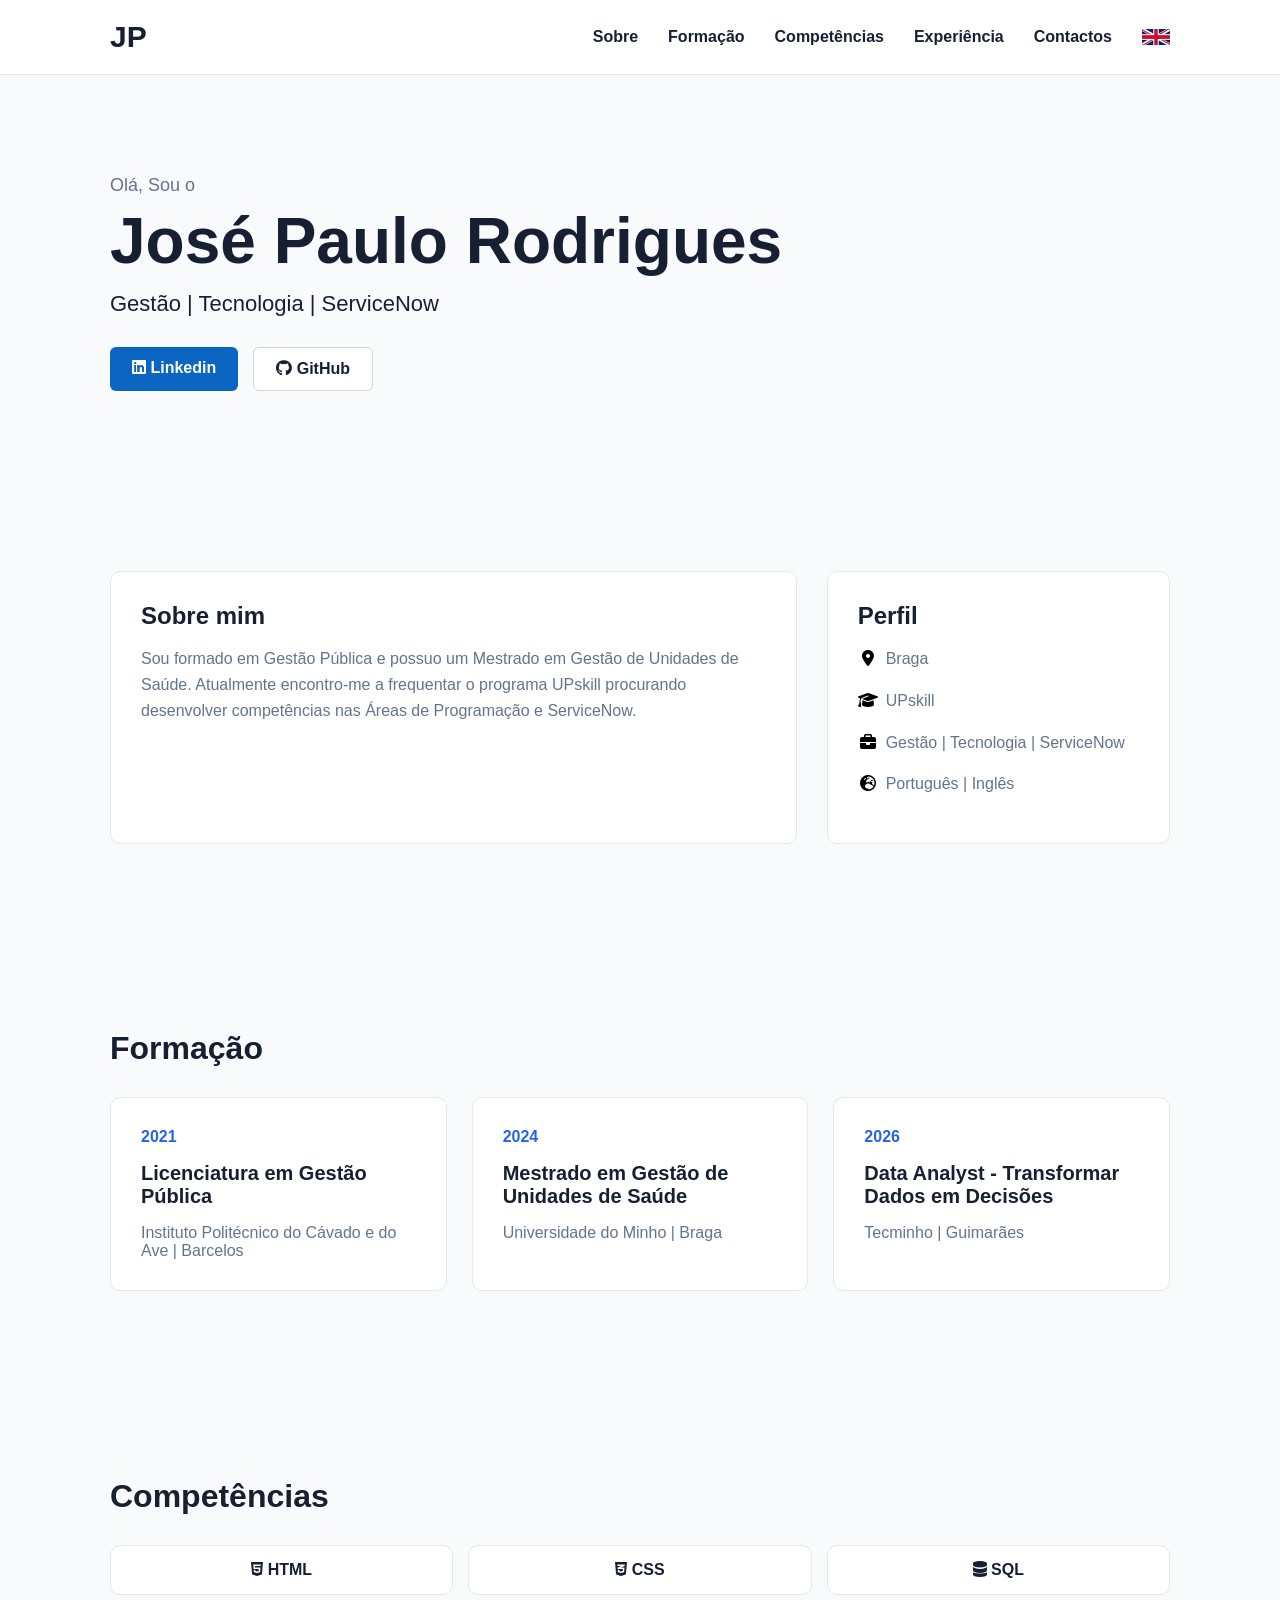
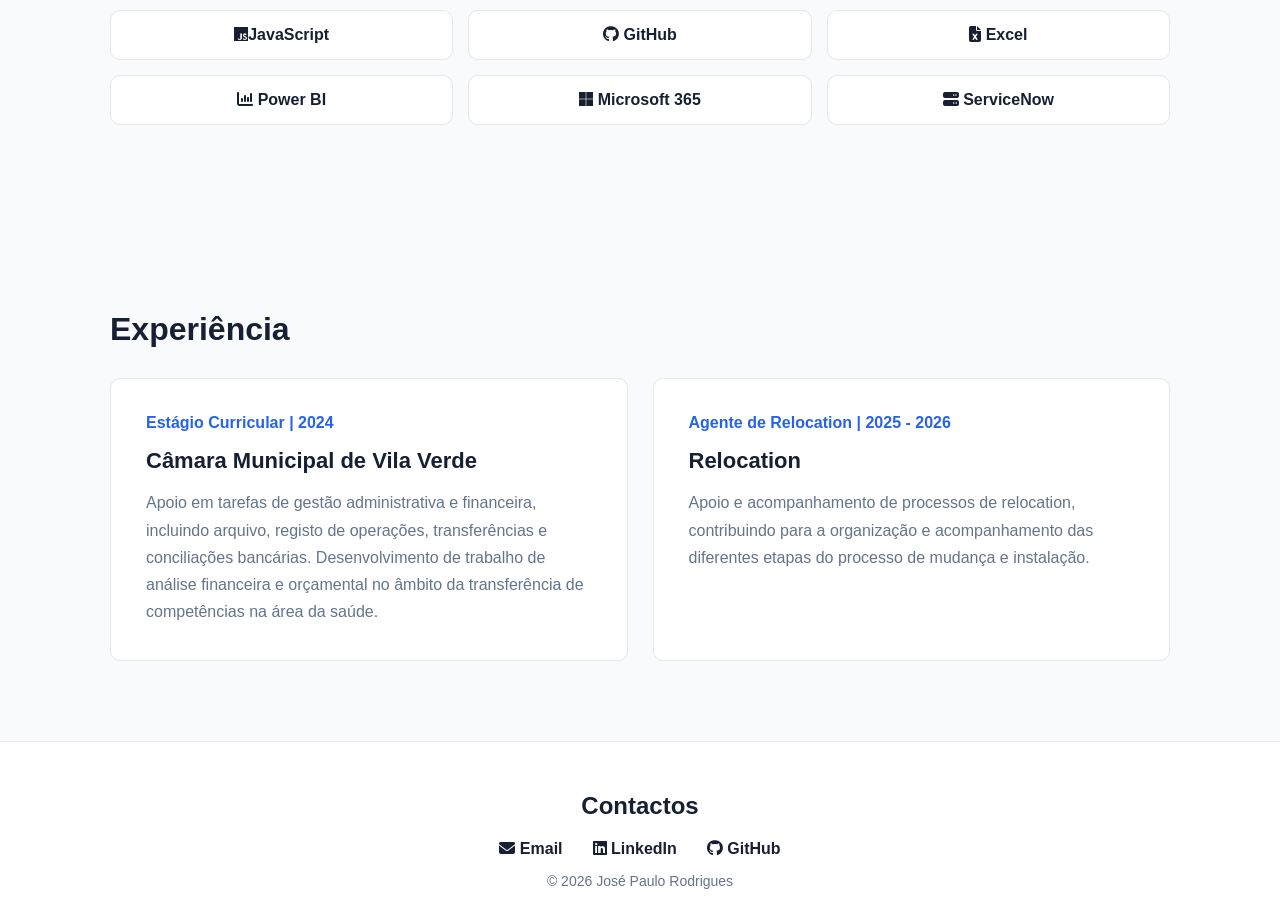
<file: index.html>
<!DOCTYPE html>
<html lang="pt-pt">
<head>
    <meta charset="UTF-8">
    <meta name="viewport" content="width=device-width, initial-scale=1.0">

    <title> Currículo | José Paulo Rodrigues </title>
    
    <link rel="stylesheet" href="style.css">
    <link rel="stylesheet" href="https://cdnjs.cloudflare.com/ajax/libs/font-awesome/6.7.2/css/all.min.css">

</head>

<body>


<header>

    <nav> <!-- navegação -->
      

        <a href="#inicio">JP</a>

        <input type="checkbox" id="menu-toggle">

        <label for="menu-toggle" class="menu-icon">
            <i class="fa-solid fa-bars"></i>
        </label>

        <div class="menu">

            <a href="#sobre">Sobre</a>
            <a href="#formacao">Formação</a>
            <a href="#competencias">Competências</a>
            <a href="#experiencia">Experiência</a>
            <a href="#contactos">Contactos</a>

            <a href="English.html">
                <img src="transferir (1).png" alt="English">
            </a>

        </div>


    </nav>

</header>
    

<main>
   
<section id="inicio">

    <p>Olá, Sou o</p>

    <h1>José Paulo Rodrigues</h1>

    <p>Gestão | Tecnologia | ServiceNow</p>

    <div>
        <a href="https://www.linkedin.com/in/paulo-rodrigues-025844233/" target="_blank">
            <i class="fa-brands fa-linkedin"></i>
            Linkedin
        </a>

        <a href="https://github.com/josepaulorodrigues111-dotcom" target="_blank">
            <i class="fa-brands fa-github"></i>
            GitHub
        </a>
    </div>

</section>

<!-- sobre -->

<section id="sobre">  
      

    <div>
        <h2>Sobre mim</h2>

        <p>
            Sou formado em Gestão Pública e possuo um Mestrado em Gestão de Unidades de Saúde.
            Atualmente encontro-me a frequentar o programa UPskill procurando desenvolver
            competências nas Áreas de Programação e ServiceNow.
        </p>
    </div>

    <div>
        <h2>Perfil</h2>

        <p><i class="fa-solid fa-location-dot"></i>Braga</p>
        <p><i class="fa-solid fa-graduation-cap"></i>UPskill</p>
        <p><i class="fa-solid fa-briefcase"></i>Gestão | Tecnologia | ServiceNow</p>
        <p><i class="fa-solid fa-earth-europe"></i>Português | Inglês</p>
    </div>

</section>

<!-- Formação -->

<section id="formacao">  

    <h2>Formação</h2>

    <div>

        <article>
            <p>2021</p>
            <h3>Licenciatura em Gestão Pública</h3>
            <p>Instituto Politécnico do Cávado e do Ave | Barcelos</p>
        </article>

        <article>
            <p>2024</p>
            <h3>Mestrado em Gestão de Unidades de Saúde</h3>
            <p>Universidade do Minho | Braga</p>
        </article>

        <article>
            <p>2026</p>
            <h3>Data Analyst - Transformar Dados em Decisões</h3>
            <p>Tecminho | Guimarães </p>
        </article>

    </div>

</section>

  <!-- Competencias -->

 <section id="competencias">  
      
    <h2>Competências</h2>

        <div>

        
            <span><i class="fa-brands fa-html5"></i> HTML</span>

            <span><i class="fa-brands fa-css3-alt"></i> CSS</span>

            <span><i class="fa-solid fa-database"></i> SQL</span>

            <span><i class="fa-brands fa-js"></i>JavaScript</span>

            <span><i class="fa-brands fa-github"></i> GitHub</span>

            <span><i class="fa-solid fa-file-excel"></i> Excel</span>

            <span><i class="fa-solid fa-chart-column"></i> Power BI</span>

            <span><i class="fa-brands fa-microsoft"></i> Microsoft 365</span>

            <span><i class="fa-solid fa-server"></i> ServiceNow</span>


        
        </div>

 </section>


<section id="experiencia">
    <h2>Experiência</h2>

    <div>
        <article>
            <p>Estágio Curricular  | 2024</p>
            <h3>Câmara Municipal de Vila Verde</h3>
            <p>
                Apoio em tarefas de gestão administrativa e financeira, incluindo
                arquivo, registo de operações, transferências e conciliações bancárias.
                Desenvolvimento de trabalho de análise financeira e orçamental no âmbito
                da transferência de competências na área da saúde.
            </p>
        </article>

        <article>
            <p>Agente de Relocation | 2025 - 2026</p>
            <h3>Relocation</h3>
            <p>
                Apoio e acompanhamento de processos de relocation, contribuindo para
                a organização e acompanhamento das diferentes etapas do processo de
                mudança e instalação.
            </p>
        </article>
    </div>
</section>


</main>

<footer id="contactos">

    <h2>Contactos</h2>

    <div>
        <a href="mailto:josepaulorodrigues111@gmail.com">
             <i class="fa-solid fa-envelope"></i>
             Email
        </a>
        <a href="https://www.linkedin.com/in/paulo-rodrigues-025844233/">
            <i class="fa-brands fa-linkedin"></i>
            LinkedIn
        </a>

        <a href="https://github.com/josepaulorodrigues111-dotcom">
            <i class="fa-brands fa-github"></i>
            GitHub
        </a>
    </div>

    <p>© 2026 José Paulo Rodrigues</p>

</footer>

</body>
</html>
</file>
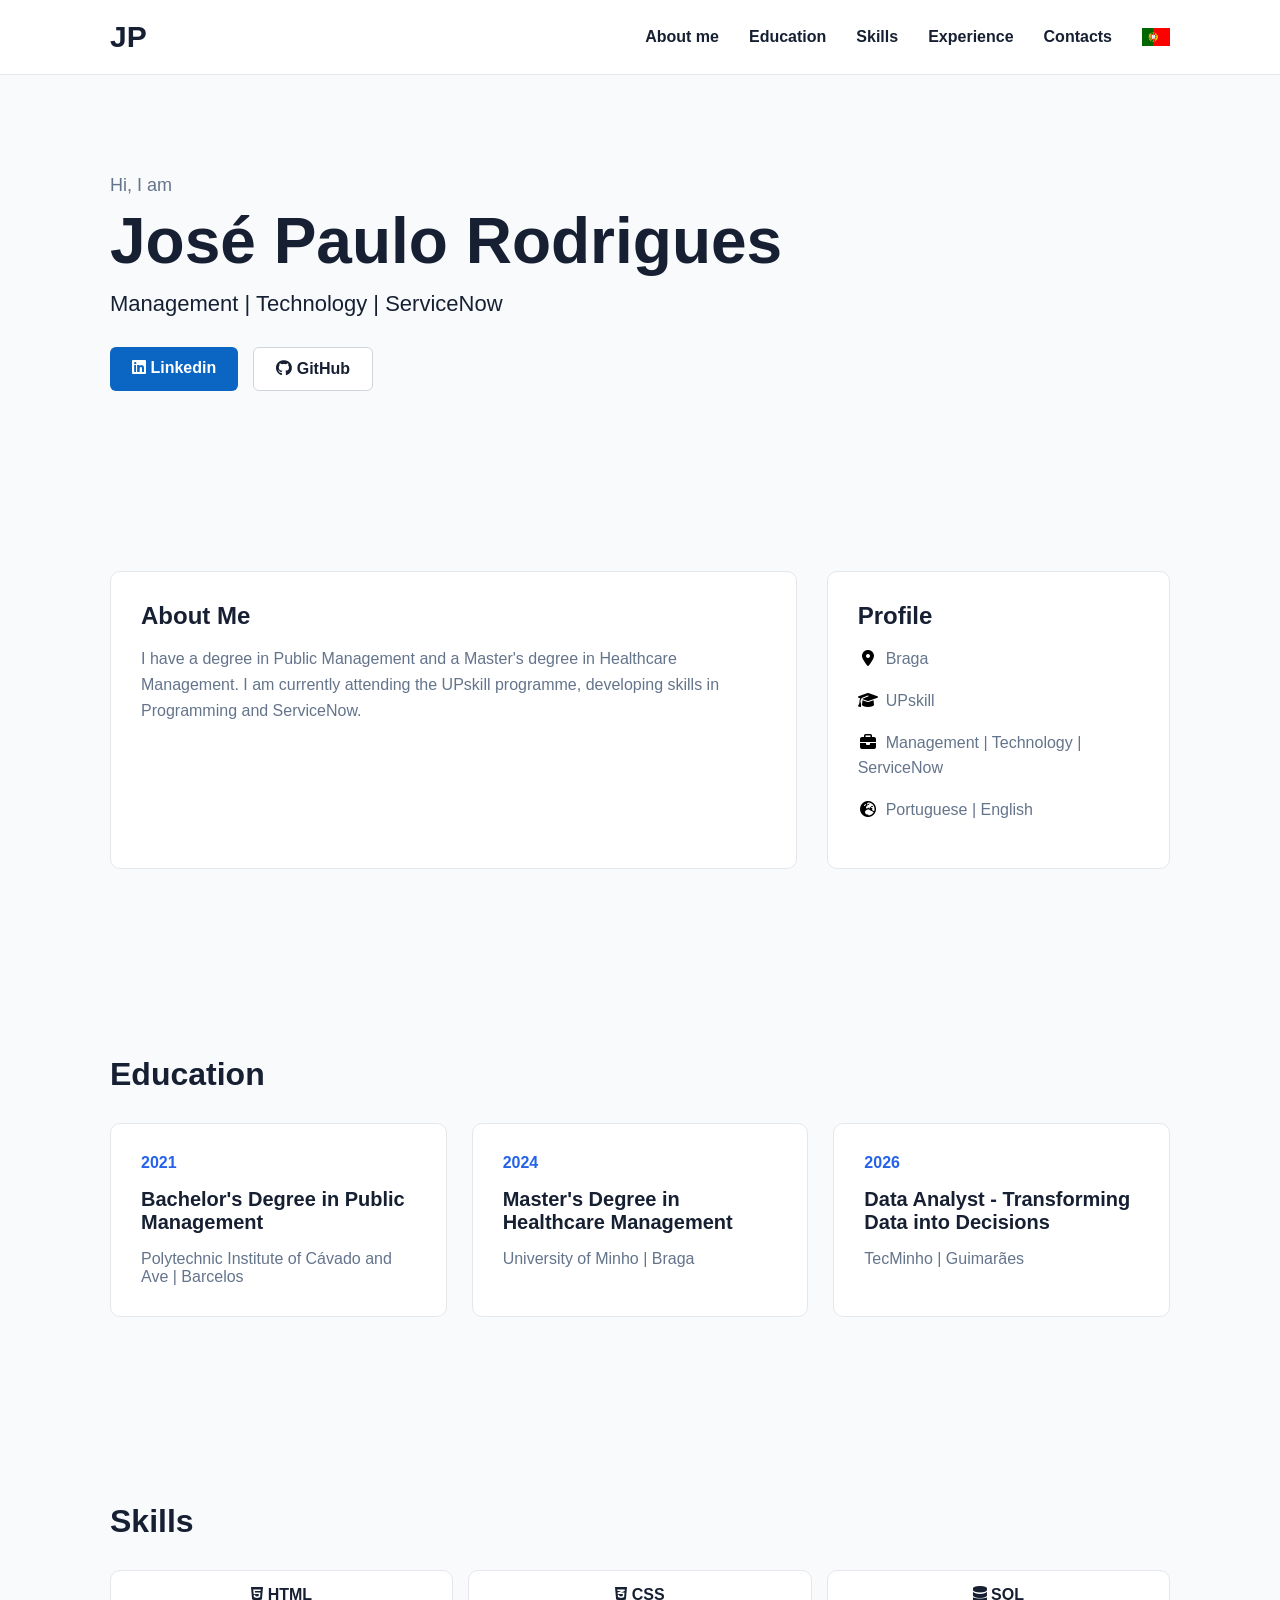
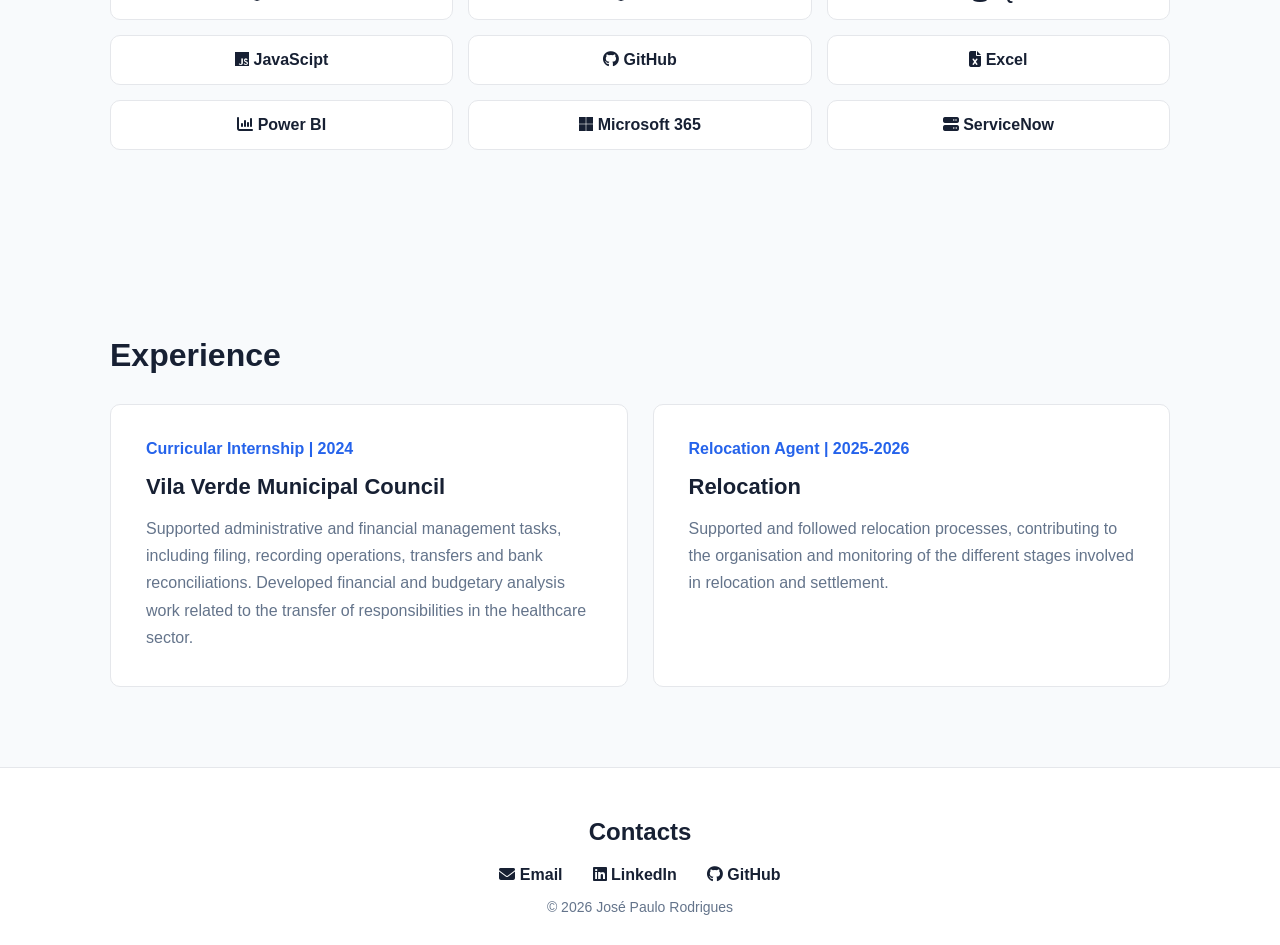
<file: English.html>
<!DOCTYPE html>
<html lang="en">
<head>
    <meta charset="UTF-8">
    <meta name="viewport" content="width=device-width, initial-scale=1.0">

    <title>Curriculum | José Paulo Rodrigues</title>

    <link rel="stylesheet" href="style.css">
    <link rel="stylesheet" href="https://cdnjs.cloudflare.com/ajax/libs/font-awesome/6.7.2/css/all.min.css">

</head>

<body>

    <header>

<nav>

    <a href="#inicio">JP</a>

    <input type="checkbox" id="menu-toggle">

    <label for="menu-toggle" class="menu-icon">
        <i class="fa-solid fa-bars"></i>
    </label>

    <div class="menu">

        <a href="#sobre">About me</a>
        <a href="#formacao">Education</a>
        <a href="#competencias">Skills</a>
        <a href="#experiencia">Experience</a>
        <a href="#contactos">Contacts</a>

        <a href="index.html">
            <img src="transferir.png" alt="English">
        </a>

    </div>

</nav>

    </header>

    <main>

        <section id="inicio"> <!-- Introduction -->

            <p>Hi, I am</p>

            <h1>José Paulo Rodrigues</h1>

            <p>Management | Technology | ServiceNow</p>

             <div>
                <a href="https://www.linkedin.com/in/paulo-rodrigues-025844233/" target="_blank">
                <i class="fa-brands fa-linkedin"></i>
                Linkedin
                </a>

                <a href="https://github.com/josepaulorodrigues111-dotcom" target="_blank">
                <i class="fa-brands fa-github"></i>
                GitHub
                </a>
    </div>

        </section>


        <!-- About -->

        <section id="sobre">

            <div>
                <h2>About Me</h2>

                <p>
                    I have a degree in Public Management and a Master's degree in
                    Healthcare Management. I am currently attending the UPskill
                    programme, developing skills in Programming and ServiceNow.
                </p>
            </div>

            <div>
                 <h2>Profile</h2>

                    <p><i class="fa-solid fa-location-dot"></i>Braga</p>
                    <p><i class="fa-solid fa-graduation-cap"></i>UPskill</p>
                    <p><i class="fa-solid fa-briefcase"></i>Management | Technology | ServiceNow</p>
                    <p><i class="fa-solid fa-earth-europe"></i>Portuguese | English</p>

            </div>

        </section>


        <!-- Education -->

        <section id="formacao">

            <h2>Education</h2>

            <div>

                <article>
                    <p>2021</p>
                    <h3>Bachelor's Degree in Public Management</h3>
                    <p>Polytechnic Institute of Cávado and Ave | Barcelos</p>
                </article>

                <article>
                    <p>2024</p>
                    <h3>Master's Degree in Healthcare Management</h3>
                    <p>University of Minho | Braga</p>
                </article>

                <article>
                    <p>2026</p>
                    <h3>Data Analyst - Transforming Data into Decisions</h3>
                    <p>TecMinho | Guimarães</p>
                </article>

            </div>

        </section>


        <!-- Skills -->

        <section id="competencias">

            <h2>Skills</h2>

            <div>

            <span><i class="fa-brands fa-html5"></i> HTML</span>

            <span><i class="fa-brands fa-css3-alt"></i> CSS</span>

            <span><i class="fa-solid fa-database"></i> SQL</span>

            <span><i class="fa-brands fa-js"></i> JavaScipt</span>

            <span><i class="fa-brands fa-github"></i> GitHub</span>

            <span><i class="fa-solid fa-file-excel"></i> Excel</span>

            <span><i class="fa-solid fa-chart-column"></i> Power BI</span>

            <span><i class="fa-brands fa-microsoft"></i> Microsoft 365</span>

            <span><i class="fa-solid fa-server"></i> ServiceNow</span>
               
                

            </div>

        </section>


        <!-- Experience -->

        <section id="experiencia">

            <h2>Experience</h2>

            <div>

                <article>
                    <p>Curricular Internship | 2024</p>
                    <h3>Vila Verde Municipal Council</h3>

                    <p>
                        Supported administrative and financial management tasks,
                        including filing, recording operations, transfers and
                        bank reconciliations. Developed financial and budgetary
                        analysis work related to the transfer of responsibilities
                        in the healthcare sector.
                    </p>
                </article>

                <article>
                    <p>Relocation Agent | 2025-2026</p>
                    <h3>Relocation</h3>

                    <p>
                        Supported and followed relocation processes, contributing
                        to the organisation and monitoring of the different stages
                        involved in relocation and settlement.
                    </p>
                </article>

            </div>

        </section>

    </main>


    <footer id="contactos">

        <h2>Contacts</h2>

       <div>
        <a href="mailto:josepaulorodrigues111@gmail.com">
             <i class="fa-solid fa-envelope"></i>
             Email
        </a>
        <a href="https://www.linkedin.com/in/paulo-rodrigues-025844233/">
            <i class="fa-brands fa-linkedin"></i>
            LinkedIn
        </a>

        <a href="https://github.com/josepaulorodrigues111-dotcom">
            <i class="fa-brands fa-github"></i>
            GitHub
        </a>
    </div>

        <p>© 2026 José Paulo Rodrigues</p>

    </footer>

</body>
</html>
</file>
<file: style.css>
/* CONFIGURAÇÕES GERAIS */

* {
    box-sizing: border-box;
}

html {
    scroll-behavior: smooth;
}

body {
    margin: 0;
    font-family: Arial, sans-serif;
    background-color: #f8fafc;
    color: #172033;
}


/* HEADER */

header {
    background-color: white;
    border-bottom: 1px solid #e5e7eb;
}

nav {
    width: 100%;
    max-width: 1100px;
    margin: auto;
    padding: 20px;

    display: flex;
    justify-content: space-between;
    align-items: center;
}

nav > a {
    color: #172033;
    font-size: 30px;
    text-decoration: none;
    font-weight: 700;
}

nav > a:hover{
    color: #2563eb;
}
nav .menu {
    display: flex;
    gap: 30px;
    align-items: center;
}

nav div a {
    color: #172033;
    text-decoration: none;
    font-weight: 600;
}

nav div a:hover {
    color: #2563eb;
}

nav div img {
    width: 28px;
    height: auto;
    display: block;
}

nav div a:last-child img {
    transition: transform 0.2s;
}

nav div a:last-child img:hover {
    transform: scale(1.1);
}


/* MENU HAMBURGER */

#menu-toggle {
    display: none;
}

.menu-icon {
    display: none;
}


/* INÍCIO */

#inicio {
    width: 100%;
    max-width: 1100px;
    margin: auto;
    padding: 100px 20px;
}

#inicio > p:first-child {
    font-size: 18px;
    margin: 0 0 10px;
    color: #64748b;
}

#inicio h1 {
    font-size: clamp(42px, 6vw, 64px);
    margin: 0;
    line-height: 1.1;
}

#inicio h1 + p {
    font-size: 22px;
    color: #172033;
    margin: 15px 0 30px;
}

#inicio div {
    display: flex;
    gap: 15px;
    flex-wrap: wrap;
}

#inicio div a {
    text-decoration: none;
    padding: 12px 22px;
    border-radius: 6px;
    font-weight: 600;
}


/* LINKEDIN */

#inicio div a:first-child {
    background-color: #0A66C2;
    color: white;
}

#inicio div a:first-child:hover {
    background-color: #004182;
    color: white;
}


/* GITHUB */

#inicio div a:last-child {
    background-color: white;
    color: #172033;
    border: 1px solid #d1d5db;
}

#inicio div a:last-child:hover {
    border-color: #2563eb;
    color: #2563eb;
}


/* SOBRE MIM / PERFIL */

#sobre {
    width: 100%;
    max-width: 1100px;
    margin: auto;
    padding: 80px 20px;

    display: grid;
    grid-template-columns: 2fr 1fr;
    gap: 30px;
}

#sobre > div {
    background-color: white;
    padding: 30px;
    border: 1px solid #e5e7eb;
    border-radius: 10px;
}

#sobre h2 {
    margin-top: 0;
    font-size: 24px;
    margin-bottom: 15px;
}

#sobre p {
    color: #64748b;
    line-height: 1.6;
}

#sobre i {
    display: inline-block;
    width: 20px;
    margin-right: 8px;
    text-align: center;
    color: black;
}


/* FORMAÇÃO */

#formacao {
    width: 100%;
    max-width: 1100px;
    margin: auto;
    padding: 80px 20px;
}

#formacao > h2 {
    font-size: 32px;
    margin-bottom: 30px;
}

#formacao > div {
    display: grid;
    grid-template-columns: repeat(auto-fit, minmax(250px, 1fr));
    gap: 25px;
}

#formacao article {
    background-color: white;
    padding: 30px;
    border: 1px solid #e5e7eb;
    border-radius: 10px;
}

#formacao article p:first-child {
    color: #2563eb;
    font-weight: 600;
    margin-top: 0;
}

#formacao article h3 {
    font-size: 20px;
    margin: 10px 0;
}

#formacao article p:last-child {
    color: #64748b;
    margin-bottom: 0;
}


/* COMPETÊNCIAS */

#competencias {
    width: 100%;
    max-width: 1100px;
    margin: auto;
    padding: 80px 20px;
}

#competencias > h2 {
    font-size: 32px;
    margin-bottom: 30px;
}

#competencias > div {
    display: grid;
    grid-template-columns: repeat(3, 1fr);
    gap: 15px;
}

#competencias span {
    background-color: white;
    color: #172033;
    padding: 15px;
    border-radius: 10px;
    font-weight: 600;
    text-align: center;
    border: 1px solid #e5e7eb;
}


/* EXPERIÊNCIA */

#experiencia {
    width: 100%;
    max-width: 1100px;
    margin: auto;
    padding: 80px 20px;
}

#experiencia > h2 {
    font-size: 32px;
    margin-bottom: 30px;
}

#experiencia > div {
    display: grid;
    grid-template-columns: repeat(auto-fit, minmax(300px, 1fr));
    gap: 25px;
}

#experiencia article {
    background-color: white;
    padding: 35px;
    border-radius: 10px;
    border: 1px solid #e5e7eb;
}

#experiencia article p:first-child {
    color: #2563eb;
    font-weight: 600;
    margin-top: 0;
}

#experiencia article h3 {
    font-size: 22px;
    margin: 10px 0 15px;
}

#experiencia article p:last-child {
    color: #64748b;
    font-size: 16px;
    line-height: 1.7;
    margin: 0;
}


/* FOOTER */

footer {
    background-color: white;
    border-top: 1px solid #e5e7eb;
    padding: 30px 20px;
    text-align: center;
}

footer > div {
    display: flex;
    justify-content: center;
    gap: 30px;
    margin-bottom: 15px;
    flex-wrap: wrap;
}

footer a {
    color: #172033;
    text-decoration: none;
    font-weight: 600;
}

footer a:hover {
    color: #2563eb;
}

footer p {
    color: #64748b;
    margin: 0;
    font-size: 14px;
}


/* RESPONSIVO */

@media (max-width: 768px) {

    /* HEADER */

    nav {
        padding: 20px;
    }

    /* Mostra o botão hamburger */

    .menu-icon {
        display: block;
        font-size: 25px;
        cursor: pointer;
    }

    /* Esconde o menu inicialmente */

    nav .menu {
        display: none;

        position: absolute;
        top: 70px;
        right: 20px;

        background-color: white;
        padding: 20px;

        border: 1px solid #e5e7eb;
        border-radius: 10px;

        flex-direction: column;
        gap: 20px;
    }

    /* Mostra o menu quando o checkbox está selecionado */

    #menu-toggle:checked ~ .menu {
        display: flex;
    }


    /* INÍCIO */

    #inicio {
        padding: 60px 20px;
    }

    #inicio h1 {
        font-size: clamp(38px, 10vw, 50px);
    }


    /* SOBRE */

    #sobre {
        padding: 50px 20px;
        grid-template-columns: 1fr;
    }


    /* FORMAÇÃO */

    #formacao {
        padding: 50px 20px;
    }


    /* COMPETÊNCIAS */

    #competencias {
        padding: 50px 20px;
    }

    #competencias > div {
        grid-template-columns: 1fr;
    }


    /* EXPERIÊNCIA */

    #experiencia {
        padding: 50px 20px;
    }


    /* FOOTER */

    footer {
        padding: 30px 20px;
    }
}
</file>
